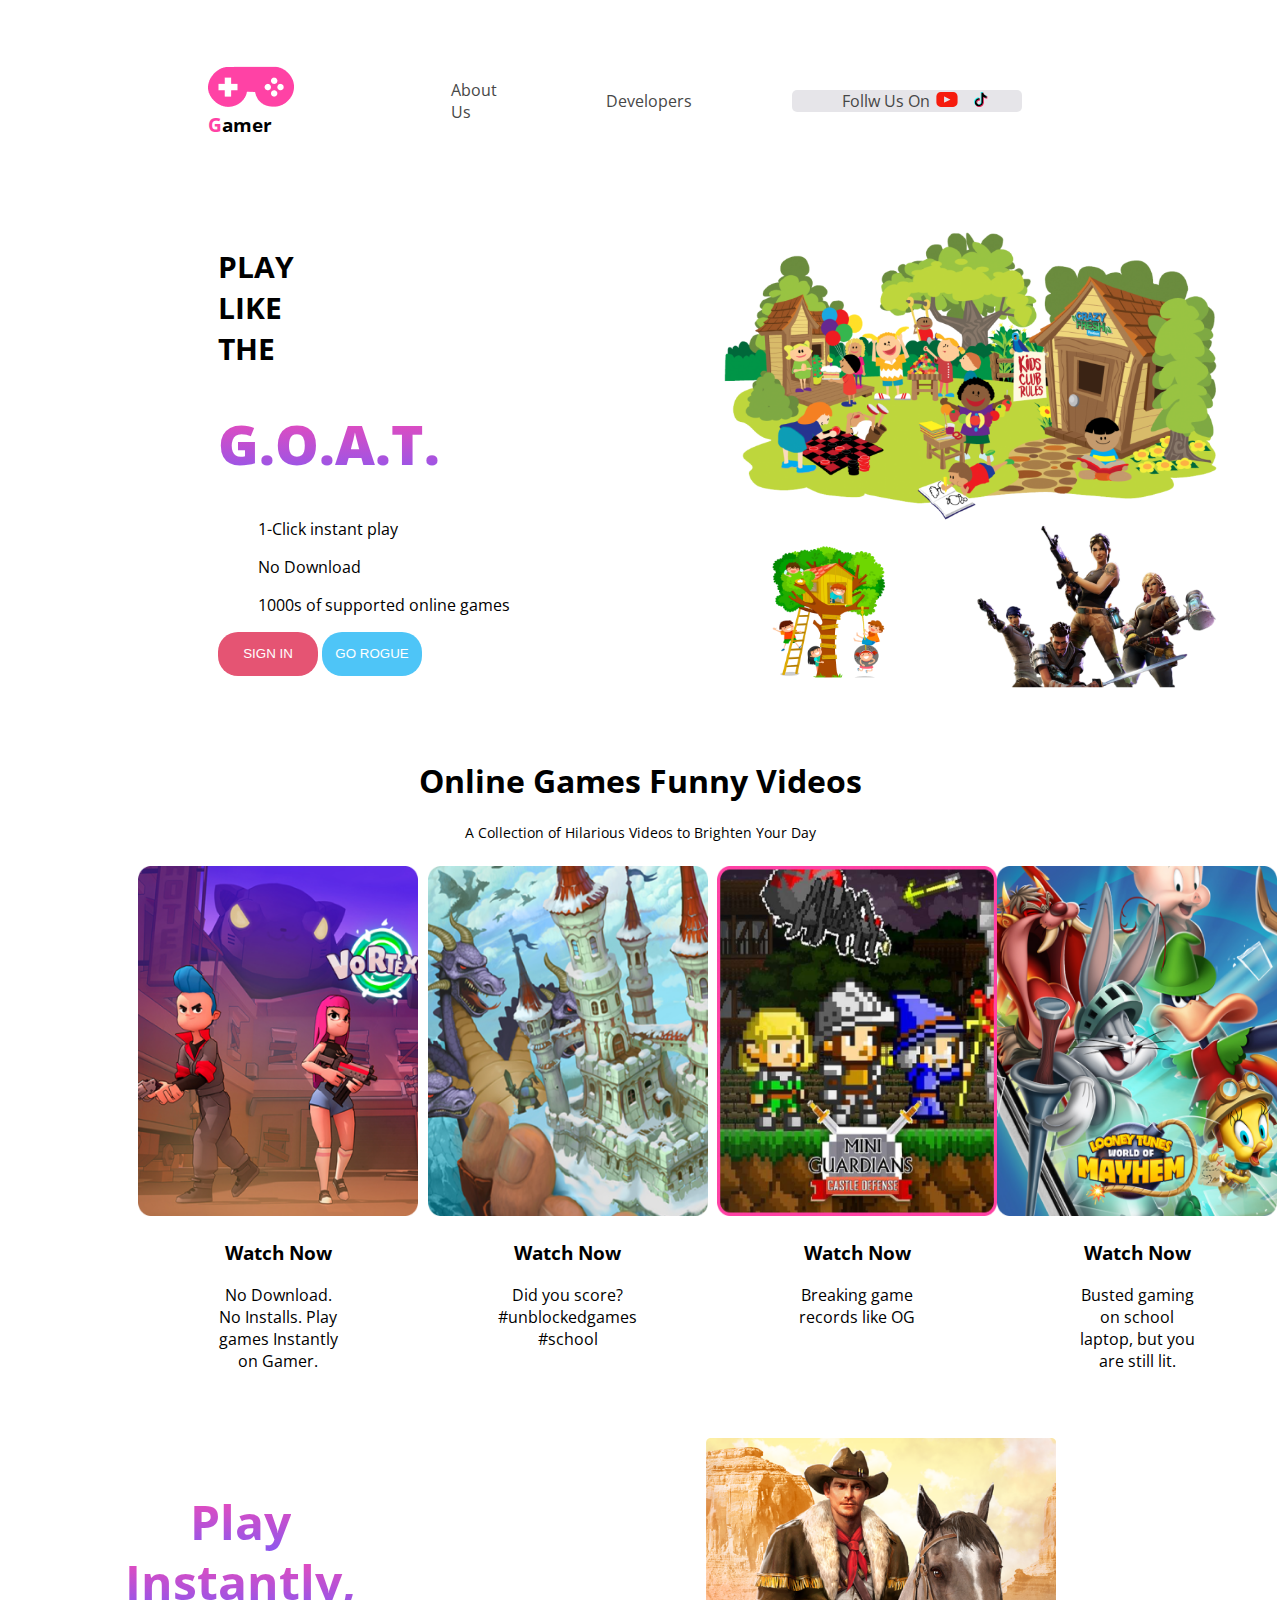
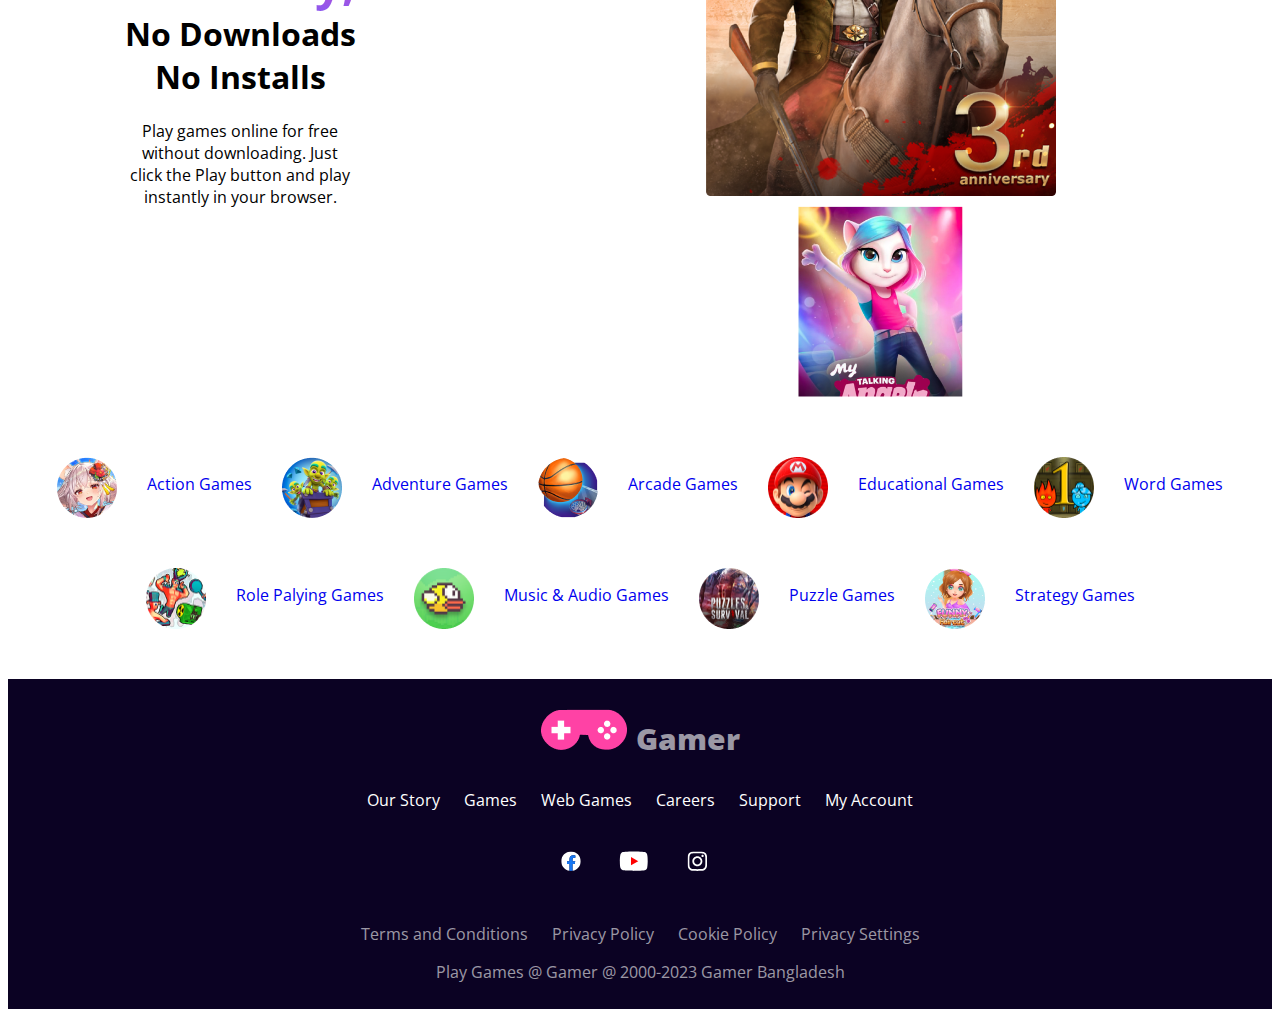
<file: index.html>
<!DOCTYPE html>
<html lang="en">
<head>
    <meta charset="UTF-8">
    <meta name="viewport" content="width=device-width, initial-scale=1.0">
    <title>Web-Gamer</title>
    <link rel="preconnect" href="https://fonts.googleapis.com">
    <link rel="preconnect" href="https://fonts.gstatic.com" crossorigin>
    <link href="https://fonts.googleapis.com/css2?family=Open+Sans:wght@400;700;800&display=swap" rel="stylesheet">
    <link rel="stylesheet" href="styles/games.css">
</head>
<body>
    <header class="header">
        <nav>
            <h3 class="navbar-tittle">
                <img class="upper-img" src="images/Frame.png" alt="">
                <span class="upper-color">G</span>amer
            </h3>
                <ul>                
                    <li><a href="#">About Us</a></li>
                    <li><a href="#">Developers</a></li>
                    <li><p>
                            <a href="#">Follw Us On<svg xmlns="http://www.w3.org/2000/svg" width="34" height="24" viewBox="0 0 34 24" fill="none">
                    <path d="M26.8723 0H7.04397C3.15369 0 0 3.15369 0 7.04397V16.956C0 20.8463 3.15369 24 7.04397 24H26.8723C30.7626 24 33.9163 20.8463 33.9163 16.956V7.04397C33.9163 3.15369 30.7626 0 26.8723 0ZM22.1085 12.4823L12.8341 16.9056C12.587 17.0234 12.3016 16.8432 12.3016 16.5695V7.4464C12.3016 7.16875 12.5945 6.98879 12.8422 7.11431L22.1165 11.8141C22.3923 11.9538 22.3875 12.3492 22.1085 12.4823Z" fill="#F61C0D"/>
                                </svg>
                                <svg xmlns="http://www.w3.org/2000/svg" width="25" height="24" viewBox="0 0 25 24" fill="none">
                    <path d="M9.45219 12.4407C7.54906 12.4407 6.01156 13.9782 6.03969 15.8626C6.05844 17.072 6.72406 18.122 7.70375 18.7079C7.37094 18.197 7.17406 17.5923 7.16469 16.9407C7.13656 15.0563 8.67406 13.5188 10.5772 13.5188C10.9522 13.5188 11.3131 13.5798 11.6506 13.6876V9.91416C11.2991 9.8626 10.9381 9.83447 10.5772 9.83447C10.5584 9.83447 10.5444 9.83447 10.5256 9.83447V12.6095C10.1881 12.5017 9.82719 12.4407 9.45219 12.4407Z" fill="#F00044"/>
                    <path d="M17.6787 1.125H17.6506H16.6756C16.9568 2.53594 17.749 3.76406 18.8553 4.59844C18.1287 3.6375 17.6881 2.4375 17.6787 1.125Z" fill="#F00044"/>
                    <path d="M23.4162 6.86729C23.0459 6.86729 22.6897 6.82979 22.3381 6.76416V9.46885C21.0631 9.46885 19.8256 9.22041 18.6631 8.72354C17.9131 8.40479 17.2147 7.99697 16.5725 7.50479L16.5912 15.8438C16.5819 17.7188 15.8412 19.4767 14.5006 20.8032C13.4084 21.8813 12.0256 22.5704 10.5256 22.7907C10.174 22.8423 9.81311 22.8704 9.45217 22.8704C7.84905 22.8704 6.32092 22.3501 5.07874 21.3892C5.21936 21.5579 5.36936 21.722 5.53342 21.8813C6.88342 23.2126 8.67405 23.9485 10.5819 23.9485C10.9428 23.9485 11.3037 23.9204 11.6553 23.8688C13.1553 23.6485 14.5381 22.9595 15.6303 21.8813C16.9709 20.5548 17.7115 18.797 17.7209 16.922L17.6506 8.58291C18.2881 9.0751 18.9865 9.4876 19.7412 9.80166C20.9084 10.2938 22.1459 10.547 23.4162 10.547" fill="#F00044"/>
                    <path d="M5.51938 11.911C6.85532 10.5845 8.63188 9.84854 10.5256 9.83447V8.83604C10.1741 8.78447 9.81313 8.75635 9.45219 8.75635C7.53969 8.75635 5.74438 9.49229 4.39438 10.8329C3.06782 12.1501 2.30844 13.9501 2.31313 15.8204C2.31313 17.7048 3.05844 19.472 4.40376 20.8079C4.61938 21.0188 4.83969 21.2157 5.07407 21.3938C4.01469 20.1329 3.43813 18.5579 3.43344 16.8985C3.43813 15.0282 4.19282 13.2282 5.51938 11.911Z" fill="#08FFF9"/>
                    <path d="M22.3381 6.76401V5.76089H22.3287C21.0256 5.76089 19.8256 5.32964 18.86 4.59839C19.699 5.70464 20.9272 6.49214 22.3381 6.76401Z" fill="#08FFF9"/>
                    <path d="M10.385 20.2594C10.8303 20.2828 11.2569 20.2219 11.6506 20.0953C13.01 19.65 13.9897 18.3844 13.9897 16.8937L13.9944 11.3156V1.125H16.6756C16.6053 0.773438 16.5678 0.417188 16.5631 0.046875H12.8694V10.2328L12.8647 15.8109C12.8647 17.3016 11.885 18.5672 10.5256 19.0125C10.1319 19.1438 9.7053 19.2047 9.25999 19.1766C8.6928 19.1438 8.16311 18.975 7.70374 18.7031C8.2803 19.5938 9.26467 20.1984 10.385 20.2594Z" fill="#08FFF9"/>
                    <path d="M10.5256 22.7906C12.0256 22.5703 13.4084 21.8812 14.5006 20.8031C15.8413 19.4766 16.5819 17.7188 16.5913 15.8438L16.5725 7.50469C17.21 7.99688 17.9084 8.40938 18.6631 8.72344C19.8303 9.21563 21.0678 9.46875 22.3381 9.46875V6.76406C20.9272 6.49219 19.6991 5.70469 18.86 4.59844C17.7538 3.76406 16.9569 2.53594 16.6803 1.125H13.9944V11.3109L13.9897 16.8891C13.9897 18.3797 13.01 19.6453 11.6506 20.0906C11.2569 20.2219 10.8303 20.2828 10.385 20.2547C9.26001 20.1938 8.28032 19.5891 7.70376 18.7031C6.72407 18.1219 6.05844 17.0672 6.03969 15.8578C6.01157 13.9734 7.54907 12.4359 9.45219 12.4359C9.82719 12.4359 10.1881 12.4969 10.5256 12.6047V9.82969C8.63188 9.84375 6.85532 10.5797 5.51938 11.9062C4.19282 13.2234 3.43344 15.0234 3.43813 16.8891C3.43813 18.5484 4.01469 20.1234 5.07876 21.3844C6.32563 22.3453 7.84907 22.8656 9.45219 22.8656C9.81313 22.8703 10.1741 22.8422 10.5256 22.7906Z" fill="black"/>
                                </svg>   
                            </a>   
                        </p>  
                    </li>                    
                </ul>
            </nav>
            <div class="banner">
                <div class="banner-content">                
                    <h1 class="banner-title">PLAY LIKE THE </h1>
                    <h1 class="goat">G.O.A.T.</h1>
                    <p>1-Click instant play</p>
                    <p>No Download</p>
                    <p>1000s of supported online games</p>
                    <button class="btn-sign">SIGN IN</button>                
                    <button class="btn-rogue">GO ROGUE</button> 
                </div>
                <img src="images/Group 18.png" alt="" ="">        
    
            </div>
    </header>
    
    <main>
        <div class="online-games">
            <h1>Online Games <span class="features">Funny Videos</span></h1>
            <p class="featured-text">A Collection of Hilarious Videos to Brighten Your Day</p>
            
            <div class="features-card">            
                <div class="card">
                    <img src="images/Rectangle 4.png" alt="">
                    <figcaption>
                        <h3>Watch Now</h3>
                      </figcaption>
                      <a href="#"></a>
                    <p>No Download. No Installs. Play games Instantly on Gamer.</p>
                </div>
                <div class="card">
                    <img src="images/Rectangle 5.png" alt="">
                    <figcaption>
                        <h3>Watch Now</h3>
                      </figcaption>
                    <a href="#"></a>
                    <p>Did you score? #unblockedgames #school</p>
                </div>
                <div class="card">
                    <img src="images/Rectangle 7.png" alt="">
                    <figcaption>
                        <h3>Watch Now</h3>
                      </figcaption>
                    <a href="#"></a>
                    <p>Breaking game records like OG</p>
                </div>
                <div class="card">
                    <img src="images/Rectangle 6.png" alt="">
                    <figcaption>
                        <h3>Watch Now</h3>
                      </figcaption>
                    <a href="#"></a>
                    <p>Busted gaming on school laptop, but you are still lit.</p>
                </div>    
            </div>          
        </div>        
        
        <div class="play-instant">
            <div class="play-instant-games">
                <h1><span class="play-instantly">Play Instantly,</span><br> No Downloads <br>
                No Installs</h1>
                <p>Play games online for free without downloading. Just click the Play button and play instantly in your browser.</p>            
            </div>            
            
            <div class="instant-image">
                    <img src="images/Rectangle 55.png" alt="">  
                <div class="image-lap">
                    <img  src="images/Rectangle 66.png" alt="">                                  
                </div>
            </div>            
        </div>        
        


        <div class="various-games">
            <a href="#">
            <img src="images/Rectangle 11.png" alt="">           
            <p>Action Games</p>        
            <img src="images/Rectangle 12.png" alt="">           
            <p>Adventure Games</p>
            <img src="images/Rectangle 13.png" alt="">           
            <p>Arcade Games</p>
            <img src="images/Rectangle 14.png" alt="">           
            <p>Educational Games</p>
            <img src="images/Rectangle 15.png" alt="">           
            <p>Word Games</p>
            </a>                  
        </div>
        <div class="various-games">
            <a href="#">
                <img src="images/Rectangle 16.png" alt="">           
                <p>Role Palying Games</p>
                <img src="images/Rectangle 17.png" alt="">           
                <p>Music & Audio Games</p>
                <img src="images/Rectangle 18.png" alt="">           
                <p>Puzzle Games</p>
                <img src="images/Rectangle 19.png" alt="">           
                <p>Strategy Games</p>
            </a>                 
        </div>
    </main>
    <footer>
        <div class="footer">
            <h1 class="footer-section"><img class="title-img" src="images/Frame.png" alt="" srcset="">
                <span class="title-color">G</span>amer</h1>
               <div class="more-content">  
                    <a href="#">Our Story</a>
                    <a href="#">Games</a>
                    <a href="#">Web Games</a>
                    <a href="#">Careers</a>
                    <a href="#">Support</a>
                    <a href="#">My Account</a>
                </div>
        <div class="footer-icon">
                <defs>
                  <clipPath id="clip0_65_520">
                    <rect width="40" height="40" fill="white" transform="translate(0 0.833496)"/>
                  </clipPath>
                </defs>
              </svg>
              <svg xmlns="http://www.w3.org/2000/svg" width="40" height="41" viewBox="0 0 40 41" fill="none">
                <g clip-path="url(#clip0_65_522)">
                  <path d="M40 20.8335C40 30.8163 32.6859 39.0905 23.125 40.5905V26.6147H27.7852L28.6719 20.8335H23.125V17.0819C23.125 15.4999 23.9 13.9585 26.3844 13.9585H28.9062V9.03662C28.9062 9.03662 26.6172 8.646 24.4289 8.646C19.8609 8.646 16.875 11.4147 16.875 16.4272V20.8335H11.7969V26.6147H16.875V40.5905C7.31406 39.0905 0 30.8163 0 20.8335C0 9.78818 8.95469 0.833496 20 0.833496C31.0453 0.833496 40 9.78818 40 20.8335Z" fill="white"/>
                  <path d="M27.7852 26.6147L28.6719 20.8335H23.125V17.0819C23.125 15.5002 23.8998 13.9585 26.3843 13.9585H28.9062V9.03662C28.9062 9.03662 26.6175 8.646 24.4293 8.646C19.8609 8.646 16.875 11.4147 16.875 16.4272V20.8335H11.7969V26.6147H16.875V40.5905C17.8933 40.7502 18.9369 40.8335 20 40.8335C21.0631 40.8335 22.1067 40.7502 23.125 40.5905V26.6147H27.7852Z" fill="#1877F2"/>
                </g>
                <defs>
                  <clipPath id="clip0_65_522">
                    <rect width="40" height="40" fill="white" transform="translate(0 0.833496)"/>
                  </clipPath>
                </defs>
              </svg>              
              <svg xmlns="http://www.w3.org/2000/svg" width="58" height="41" viewBox="0 0 58 41" fill="none">
                <path d="M55.9526 7.09249C55.294 4.64512 53.3644 2.71599 50.9175 2.05696C46.4468 0.833496 28.5643 0.833496 28.5643 0.833496C28.5643 0.833496 10.6821 0.833496 6.21148 2.01033C3.81162 2.66891 1.83498 4.64555 1.17639 7.09249C0 11.5627 0 20.8335 0 20.8335C0 20.8335 0 30.1509 1.17639 34.5745C1.83542 37.0214 3.76455 38.951 6.21192 39.61C10.7292 40.8335 28.5647 40.8335 28.5647 40.8335C28.5647 40.8335 46.4468 40.8335 50.9175 39.6567C53.3649 38.9981 55.294 37.0685 55.953 34.6216C57.1294 30.1509 57.1294 20.8806 57.1294 20.8806C57.1294 20.8806 57.1765 11.5627 55.9526 7.09249Z" fill="white"/>
                <path d="M22.8706 29.3982L37.7409 20.8335L22.8706 12.2688V29.3982Z" fill="#FF0000"/>
              </svg>
              <svg xmlns="http://www.w3.org/2000/svg" width="41" height="41" viewBox="0 0 41 41" fill="none">
                <g clip-path="url(#clip0_65_551)">
                  <path d="M40.0905 12.5936C39.9968 10.4683 39.6531 9.00709 39.1607 7.74097C38.6528 6.39702 37.8714 5.19378 36.8477 4.19353C35.8474 3.1777 34.6362 2.38837 33.3078 1.88839C32.0344 1.39604 30.5809 1.05235 28.4555 0.958643C26.3143 0.856999 25.6345 0.833496 20.2038 0.833496C14.773 0.833496 14.0933 0.856999 11.96 0.950706C9.83463 1.04441 8.37347 1.38841 7.10766 1.88045C5.7634 2.38837 4.56016 3.16977 3.55991 4.19353C2.54408 5.19378 1.75505 6.40496 1.25477 7.73334C0.762424 9.00709 0.418729 10.4603 0.325021 12.5857C0.223378 14.7269 0.199875 15.4067 0.199875 20.8374C0.199875 26.2682 0.223378 26.9479 0.317085 29.0812C0.410793 31.2066 0.754793 32.6677 1.24714 33.9338C1.75505 35.2778 2.54408 36.481 3.55991 37.4813C4.56016 38.4971 5.77134 39.2864 7.09972 39.7864C8.37347 40.2788 9.82669 40.6225 11.9524 40.7162C14.0853 40.8102 14.7654 40.8334 20.1962 40.8334C25.6269 40.8334 26.3067 40.8102 28.44 40.7162C30.5653 40.6225 32.0265 40.2788 33.2923 39.7864C35.9805 38.7471 38.1058 36.6217 39.1452 33.9338C39.6372 32.6601 39.9812 31.2066 40.0749 29.0812C40.1686 26.9479 40.1921 26.2682 40.1921 20.8374C40.1921 15.4067 40.1842 14.7269 40.0905 12.5936ZM36.4884 28.9249C36.4023 30.8784 36.0742 31.9333 35.8007 32.6366C35.1286 34.3792 33.7456 35.7622 32.003 36.4343C31.2997 36.7078 30.2372 37.0359 28.2913 37.1217C26.1815 37.2157 25.5488 37.2389 20.2117 37.2389C14.8747 37.2389 14.234 37.2157 12.1318 37.1217C10.1783 37.0359 9.12343 36.7078 8.42017 36.4343C7.553 36.1138 6.76366 35.6059 6.12297 34.9417C5.45878 34.2931 4.95086 33.5117 4.63037 32.6445C4.35688 31.9413 4.02875 30.8784 3.94298 28.9329C3.84896 26.8231 3.82577 26.19 3.82577 20.853C3.82577 15.5159 3.84896 14.8752 3.94298 12.7734C4.02875 10.8199 4.35688 9.76499 4.63037 9.06173C4.95086 8.19425 5.45878 7.40521 6.1309 6.76422C6.77922 6.10003 7.56063 5.59212 8.42811 5.27192C9.13137 4.99843 10.1942 4.6703 12.1398 4.58423C14.2496 4.49052 14.8826 4.46702 20.2194 4.46702C25.5643 4.46702 26.1971 4.49052 28.2992 4.58423C30.2527 4.6703 31.3076 4.99843 32.0109 5.27192C32.8781 5.59212 33.6674 6.10003 34.3081 6.76422C34.9723 7.41284 35.4802 8.19425 35.8007 9.06173C36.0742 9.76499 36.4023 10.8275 36.4884 12.7734C36.5821 14.8832 36.6056 15.5159 36.6056 20.853C36.6056 26.19 36.5821 26.8151 36.4884 28.9249Z" fill="white"/>
                  <path d="M20.2038 10.562C14.531 10.562 9.92834 15.1644 9.92834 20.8375C9.92834 26.5106 14.531 31.1129 20.2038 31.1129C25.8769 31.1129 30.4792 26.5106 30.4792 20.8375C30.4792 15.1644 25.8769 10.562 20.2038 10.562ZM20.2038 27.5029C16.5236 27.5029 13.5384 24.518 13.5384 20.8375C13.5384 17.1569 16.5236 14.172 20.2038 14.172C23.8843 14.172 26.8692 17.1569 26.8692 20.8375C26.8692 24.518 23.8843 27.5029 20.2038 27.5029Z" fill="white"/>
                  <path d="M33.2846 10.1557C33.2846 11.4804 32.2105 12.5545 30.8855 12.5545C29.5608 12.5545 28.4866 11.4804 28.4866 10.1557C28.4866 8.83065 29.5608 7.75684 30.8855 7.75684C32.2105 7.75684 33.2846 8.83065 33.2846 10.1557Z" fill="white"/>
                </g>
                <defs>
                  <clipPath id="clip0_65_551">
                    <rect width="40" height="40" fill="white" transform="translate(0.129608 0.833496)"/>
                  </clipPath>
                </defs>
              </svg>            
        </div>
    

        <br>

        <div class="more-content2">
            <a href="#">Terms and Conditions</a>
            <a href="#">Privacy Policy</a>
            <a href="#">Cookie Policy</a>
            <a href="#">Privacy Settings</a>
        </div>
            <p>Play Games @ Gamer @ 2000-2023 Gamer Bangladesh</p>
        </div>
    </footer>
</body>
</html>
</file>
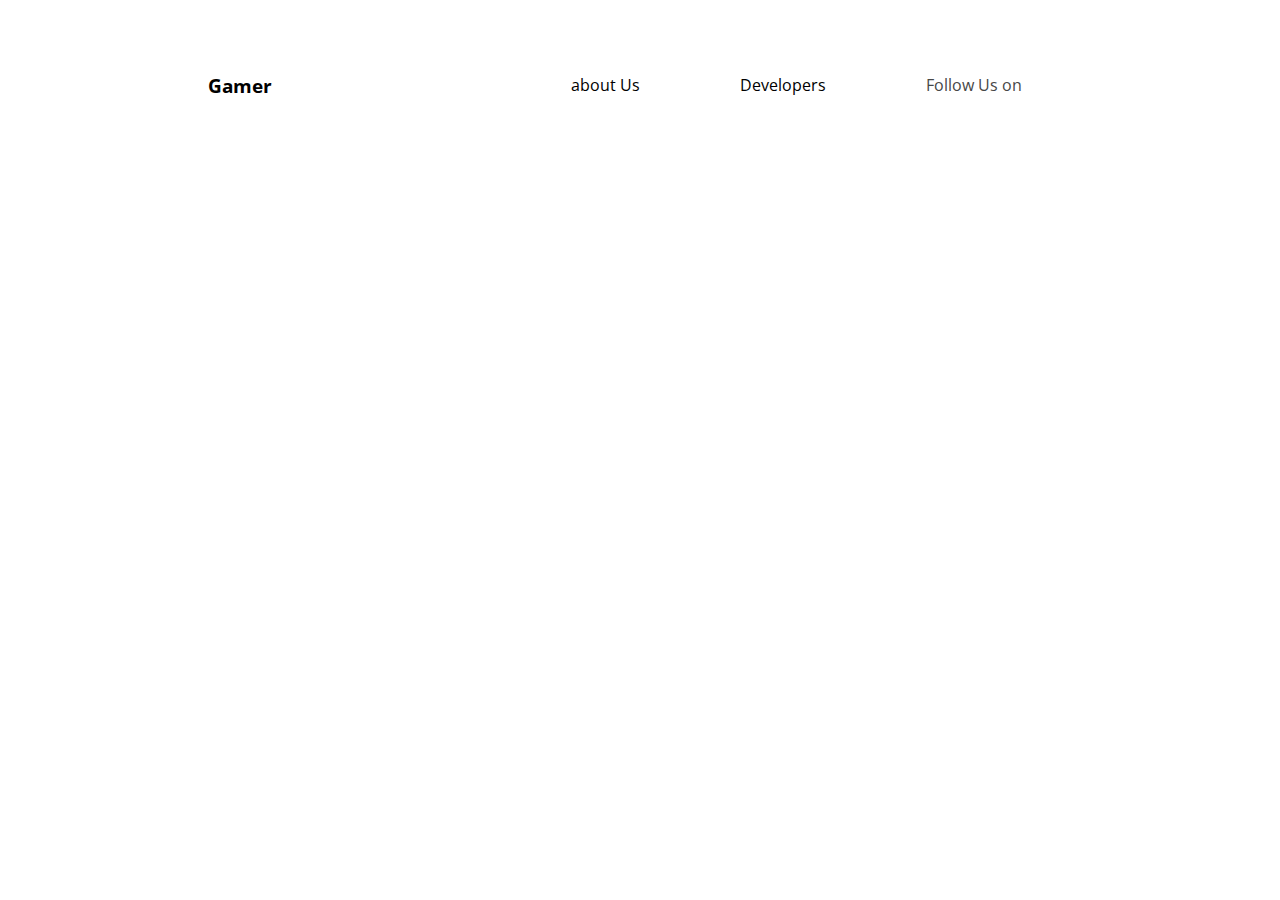
<file: games.html>
<!DOCTYPE html>
<html lang="en">
<head>
    <meta charset="UTF-8">
    <meta name="viewport" content="width=device-width, initial-scale=1.0">
    <title>Web Developer Portfolio</title>
    <link rel="preconnect" href="https://fonts.googleapis.com">
<link rel="preconnect" href="https://fonts.gstatic.com" crossorigin>
<link href="https://fonts.googleapis.com/css2?family=Open+Sans:wght@700&display=swap" rel="stylesheet">
    <link rel="stylesheet" href="styles/games.css">
</head>
<body>
    <header>
<nav>
    <h3 class="nav-tittle"><span class="text-color">G</span>amer</h3>
    <ul>
        <li>about Us</li>
        <li>Developers</li>
        <li><a href="">Follow Us on</a></li>
    </ul>
</nav>
    <footer>

    </footer>
</body>
</html>
</file>
<file: styles/games.css>
body{
    font-family: 'Lato', sans-serif;
    font-family: 'Open Sans', sans-serif;
}/*-------navigation styles-------*/
nav{
    display: flex;
    justify-content: space-between;
    align-items: center;
    margin: 0px 200px;
}
.navbar-title{    
    font-size: 45px;
    font-weight: 800;    
}
.upper-color{
    color: #FF42A5; 
}
nav > ul{
    display: flex;
    align-items: center; 
}
nav li{
    list-style: none;
    margin: 50px;
}
nav p{
    background: rgba(11, 2, 35, 0.10);
    border-radius: 5px;
    padding: 0px 0px 0px 50px;
    width: 180px;
}
nav svg{    
    height: 15px;    
}
nav a{
    text-decoration: none;
    color: #474747;
}

/*-------header-part-------*/
.banner{
    padding: 20px 150px 0px 210px;
    display: flex;    
    align-items: center;   
}
.banner-title{
    font-size: 30px;
    padding: 0px 430px 0px 0px;
    
} 
.goat{   
    background: linear-gradient(180deg, #F948B2 0%, #8758F1 100%);    
    -webkit-background-clip: text;
    -webkit-text-fill-color: transparent;
    font-size: 55px;
    font-weight: 900;     
}

.banner img{
    width: 500px;    
}
.banner-content p{
   padding-left: 40px;
}

.btn-sign{    
    background:#E55473; 
    width: 100px;
    height: 44px;
    flex-shrink: 0;
    border-radius: 20px;
    border: 0;
    color: #FFFFFF;
}
.btn-rogue{    
    background:#4EC5F7; 
    width: 100px;
    height: 44px;
    flex-shrink: 0;
    border-radius: 20px;
    border: 0;
    color: #FFFFFF;
    gap: 20px;
}

/*-------Online games-------*/
.online-games{
    text-align: center;
    align-items: center;
    padding: 50px 0px 50px 0px;   

}
.featured-text{    
    padding: 0px 450px 0px 450px;    
    font-size: 14px; 
}
.features-card{
    display: flex;
    padding: 10px 150px  0px 130px;
    
}
.card img{ 
    height: 350px;   
    width: 280px;
}
.features-card p{
    padding: 0px 80px 0px 80px;
}
.online figcaption {
    top: 50%;
    left: 50%;
    position: absolute;
    z-index: 2;
    -webkit-transform: translate(-50%, -50%) scale(0.5);
    transform: translate(-50%, -50%) scale(0.5);
    opacity: 0;
    
  }


/*-------hot-deal----*/
.play-instant{
    display: flex;   
    justify-content: center; 
    align-items: center;    
    text-align: center;
    padding: 0px 300px 0px 100px; 
}
.play-instant-games{
    padding: 0px 50px 200px 100px;    
}
.play-instantly{       
    font-size: 48px;     
    line-height: 60px;
    background: linear-gradient(180deg, #F948B2 0%, #8758F1 100%);
    background-clip: text;
    -webkit-background-clip: text;
    -webkit-text-fill-color: transparent;    
}
.instant-image{
    padding: 0px 0px 50px 300px;
}
.instant-image img{

    
    width: 350px;
}
.image-lap img{
    height: 50%;
    width: 50%;
}
.img-lap{
    position: relative;    
    transform: translate(-200px, -150px);    
}

.various-games{
    justify-content: center;
    display: flex;   
    padding: 0px 0px 50px 0px;    
}

.various-games a{
    text-decoration: none;
    display: flex;
    gap: 30px;
}

.various-games p:hover{
    color: #F948B2;
    border: #F948B2;
    border-radius: 10px;    
}

/*-------footer-------*/
.footer{
    background: #0B0223;
    color: #FFFFFF;  
    text-align: center;
    width: auto;
    height: auto;
    padding: 300px 100px 0px 100px;
}

.footer-section{
    font-size: 30px;
    font-weight: 800;
}

.footer-title2{
    color: #E55473;    
}

.footer-icon{
    align-items: center;
    padding: 30px 449px 30px 448px;
    height: 20px;    
}

.footer-icon svg{
    padding: 0px 10px 0px 0px;
    height: 20px;    
}

.more-content{
    padding: 10px 10px ;
}

.more-content a{
    color: #FFF;
    text-decoration: none;
    padding: 10px 10px ;    
}

.more-content2 a{
    text-decoration: none;
    padding: 10px 10px ;
    color: rgba(255, 255, 255, 0.60);    
}

.footer{
    text-decoration: none;
    padding: 10px 10px ;
    color: rgba(255, 255, 255, 0.60);
}



/* small-section */
@media screen and (max-width:576px) {
    header nav{   
        display: grid;     
        margin: 10px;
        align-items: center;   
    }
    .navbar-title{
        padding-left: 40px;
    }
    nav > ul{
        display: grid;
        align-items: center; 
        
    }
    .banner{
        display: grid;   
        padding: 60px; 
        
    }
    .banner-title{
        padding: 0px;
    }
    .banner img{
        width: 300px;        
    }
    .featured-text{
        padding: 0px;
    }
    
    .features-card{
        display: grid;
        padding: 0px;
    }
    .play-instant{
        display: grid;
        padding: 0px;
    }
    .play-instant-games p{
        padding: 0px 150px 0px 130px;
    }
    .instant-image {
        padding: 0px ;        
    }
    .various-games a{
        justify-content: center;
        display: grid;   
        grid-template-columns: repeat(3, 1fr); 
        padding: 0px;           
    }    
    
    .more-content{
        display: grid;
        grid-template-columns: repeat(3, 1fr);
        padding: 0px;
    }  
    .footer-icon{
        padding: 0px;
    } 
    

}
</file>
